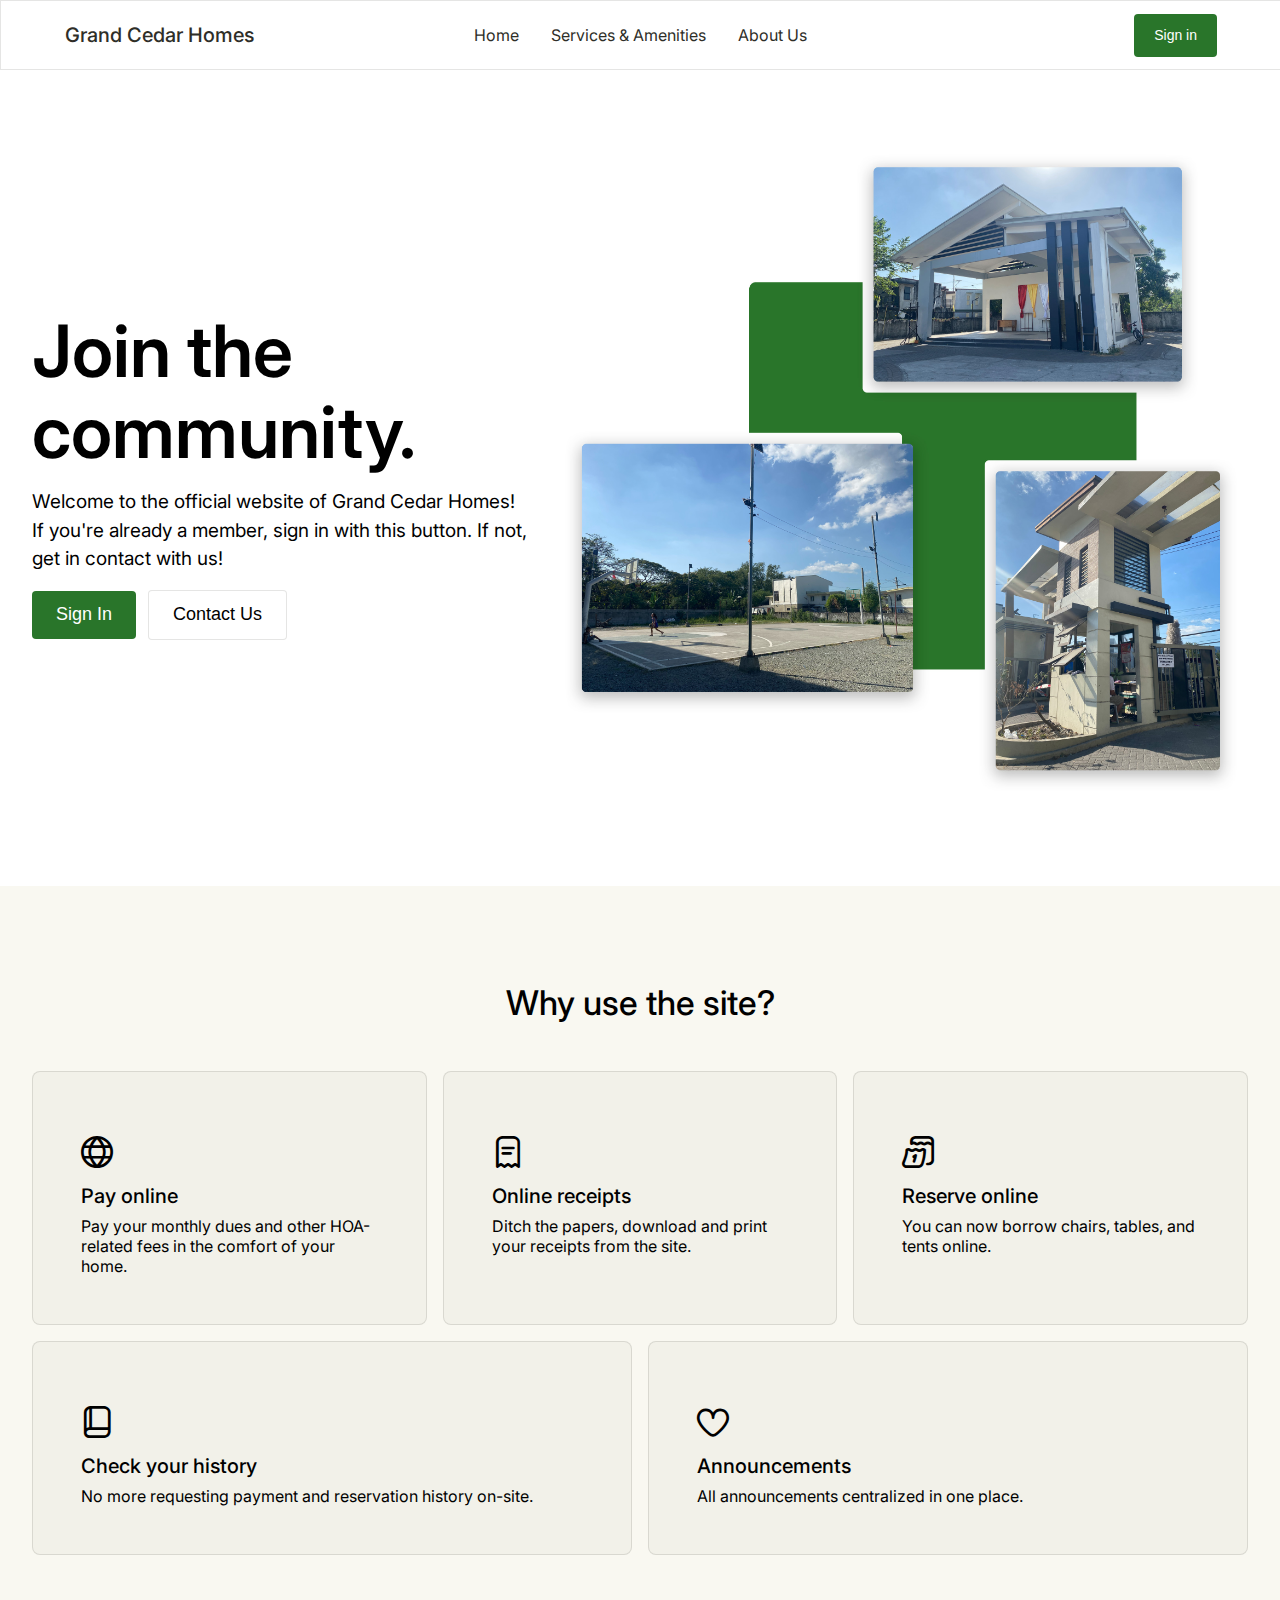
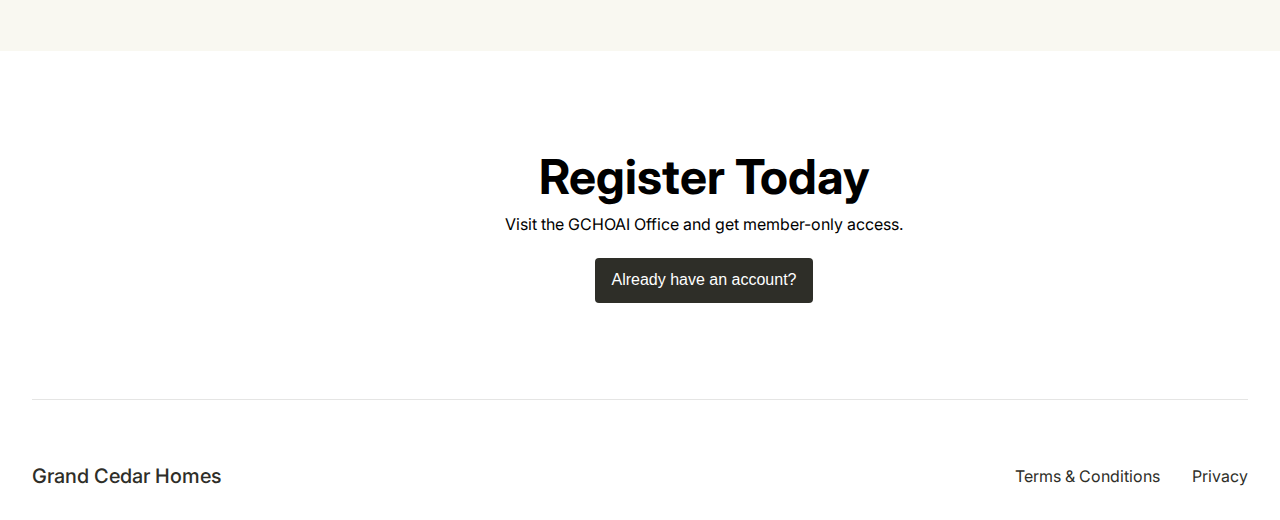
<file: index.html>
<!DOCTYPE html>



<html lang="en">

<head>

    <meta charset="UTF-8">
    <meta name="viewport" content="width=device-width, initial-scale=1.0">

    <title> Home | Grand Cedar Homes </title>
    
    <link rel="stylesheet" href="/css/style.css">
    <link rel="preconnect" href="https://fonts.googleapis.com">
    <link rel="preconnect" href="https://fonts.gstatic.com" crossorigin>
    <link href="https://fonts.googleapis.com/css2?family=Inter:slnt,wght@-10..0,100..900&display=swap" rel="stylesheet">
    <link href="/assets/webfonts/uicons-regular-rounded.css" rel="stylesheet">

</head>



<body>
    
    <nav class="full-page-width border-gray bg-light">
        <div class="nav-bar cntnr bg-light">
            <div class="nav-logo"> 
                <a class="clr-grn-dark fs-h6 fw-regular" href="index.html"> Grand Cedar Homes </a>     
            </div>
            
            <ul class="nav-links">
                <li> <a class="clr-grn-dark" href="/index.html"> Home </a> </li>
                <li> <a class="clr-grn-dark" href="/pages/services.html"> Services & Amenities </a> </li>
                <li> <a class="clr-grn-dark" href="/pages/about.html"> About Us </a> </li>
            </ul>
            
            <div class="nav-bttns">
                <a href="#">
                    <button class="primary-bttn bg-primary-light clr-light fs-body-2"> Sign in </button>
                </a>
            </div>
        </div>
    </nav>

    <section class="hero-section full-page-width">
        <div class="hero cntnr">
            <div class="hero-content">
                <div class="hero-header"> Join the community. </div>

                <div class="hero-subtext"> 
                    Welcome to the official website of Grand Cedar Homes! If you're already a member, sign in with this button.
                    If not, get in contact with us!
                </div>

                <div class="hero-bttns">
                    <a href="#"> <button class="primary-bttn"> Sign In </button> </a>
                    <a href="#"> <button class="secondary-bttn"> Contact Us </button> </a>
                </div>
            </div>   

            <img src="/assets/imgs/gctms-hero-img.jpg" alt="">
        </div>
    </section>

    <section class="benefits-section full-page-width bg-secondary">
        <div class="benefits cntnr">
            <div class="benefits-header fs-h4 fw-regular"> Why use the site? </div>
        
            <div class="benefit-bento-cntnr cntnr">
                <div class="benefit-bento"> 
                    <i class="fi fi-rr-globe"> </i>
                    <div class="bento-header"> Pay online </div>
                    <div class="bento-desc"> Pay your monthly dues and other HOA-related fees in the comfort of your home. </div>
                </div>

                <div class="benefit-bento">
                    <i class="fi-rr-receipt"> </i>
                    <div class="bento-header"> Online receipts </div>
                    <div class="bento-desc"> Ditch the papers, download and print your receipts from the site. </div>
                </div>

                <div class="benefit-bento">
                    <i class="fi-rr-daily-calendar"> </i>
                    <div class="bento-header"> Reserve online </div>
                    <div class="bento-desc"> You can now borrow chairs, tables, and tents online. </div>
                </div>

                <div class="benefit-bento">
                    <i class="fi-rr-book"> </i>
                    <div class="bento-header"> Check your history </div>
                    <div class="bento-desc"> No more requesting payment and reservation history on-site. </div>
                </div>

                <div class="benefit-bento">
                    <i class="fi-rr-heart"> </i>
                    <div class="bento-header"> Announcements </div>
                    <div class="bento-desc"> All announcements centralized in one place.  </div>
                </div>
            </div>
        </div>
    </section>
    
    <section class="register full-page-width">
        <div class="register-now cntnr">
            <div class="register-header fs-h3 fw-bold"> Register Today </div>

            <div class="register-subtext fs-body-1"> Visit the GCHOAI Office and get member-only access.  </div>

            <button class="register-bttn bg-dark clr-light"> Already have an account? </button>
        </div>

    </section>

    <footer class="full-page-width">
        <div class="footer-section cntnr clr-grn-dark">
            <div class="footer-logo fs-h6 fw-regular"> Grand Cedar Homes </div>

            <ul class="footer-links">
                <li> <a class="clr-grn-dark" href="#"> Terms & Conditions </a>  </li>
                <li> <a href="#" class="clr-grn-dark"> Privacy </a> </li>
            </ul>
        </div>
    </footer>

</body>



</html>
</file>
<file: css/style.css>
:root {

    /* COLOR VARIABLES  */
    --clr-accent-400: ;
    --clr-accent-100: ;

    --clr-primary: rgb(41, 117, 42);

    --clr-accent: rgb(54, 155, 56);

    --clr-secondary: rgb(249, 248, 241);

    --clr-neutral-100: rgb(255, 255, 255);
    --clr-neutral-900: rgb(23, 28, 38);

    --clr-neutral-800: rgb(46, 46, 40);

    --clr-gray: rgba(46, 46, 40, .125);

    --clr-dark-green: rgba(0, 58, 2, 79%);


    /* FONT VARIABLES  */
    --ff-primary: 'Inter', sans-serif;
    --ff-body: var(--ff-primary);
    --ff-heading: var(--ff-primary);



    /* FONT WEIGHT VARIABLES */
    --fw-100: 100;
    --fw-200: 200;
    --fw-300: 300;
    --fw-400: 400;
    --fw-regular: 500;
    --fw-600: 600;
    --fw-bold: 700;
    --fw-800: 800;
    --fw-900: 900;
    --fw-1000: 1000;



    /* FONT SIZE VARIABLES */
    --fs-h1: 96px;
    --fs-h2: 60px;
    --fs-h3: 48px;
    --fs-h4: 34px;
    --fs-h5: 24px;
    --fs-h6: 20px;
    --fs-sub-1: 16px;
    --fs-sub-2: 14px;
    --fs-body-1: 16px;
    --fs-body-2: 14px;
}

i {
    font-size: 32px;
}

/* UTILITY CLASSES */

/* COLOR CLASSES */

/* BACKGROUND COLOR CLASSES */
.bg-light { background-color: var(--clr-neutral-100) }

.bg-dark { background-color: var(--clr-neutral-800) }

.bg-primary-light {  background-color: var(--clr-primary) }

.bg-primary-dark { background-color: var(--clr-accent) }

.bg-secondary {  background-color: var(--clr-secondary) }

/* TEXT COLOR CLASSES */
.clr-light { color: var(--clr-neutral-100) }

.clr-dark { color: var(--clr-neutral-900) }

.clr-grn-dark { color: var(--clr-neutral-800) }

.clr-primary { color: var(--clr-primary); }



/* FONT UTILITY CLASSES */

/* FONT WEIGHT CLASSES */
.fw-100 { font-weight: var(--fw-100) }

.fw-200 { font-weight: var(--fw-200) }

.fw-300 { font-weight: var(--fw-300) }

.fw-400 { font-weight: var(--fw-400) }

.fw-regular { font-weight: var(--fw-regular) }

.fw-600 { font-weight: var(--fw-600) }

.fw-bold { font-weight: var(--fw-bold) }

.fw-800 { font-weight: var(--fw-800) }

.fw-900 { font-weight: var(--fw-900) }

.fw-1000 { font-weight: var(--fw-1000) }

/* FONT SIZE CLASSES */
.fs-h1 { font-size: var(--fs-h1) }

.fs-h2 { font-size: var(--fs-h2) }

.fs-h3 { font-size: var(--fs-h3) }

.fs-h4 { font-size: var(--fs-h4) }

.fs-h5 { font-size: var(--fs-h5) }

.fs-h6 { font-size: var(--fs-h6) }

.fs-sub-1 { font-size: var(--fs-sub-1) }

.fs-sub-2 { font-size: var(--fs-sub-2); }

.fs-body-1 { font-size: var(--fs-body-1); }

.fs-body-2 { font-size: var(--fs-body-2); }



/* SIZES */
.full-page-width { width: 100% ;}



/* CONTAINERS */
.cntnr {
    width: 100%;
    margin-left: auto;
    margin-right: auto;
    max-width: 76rem;
}



/* BUTTON UTILITY CLASSES */
.primary-bttn, .secondary-bttn {
    cursor: pointer;
    border-radius: 4px;
    padding: 13.5px 20px;
}

.primary-bttn {
    color: var(--clr-neutral-100);
    background-color: var(--clr-primary);
    border: none;
}

.secondary-bttn {
    background-color: white;
    border: 1px solid rgba(46, 46, 40, .125);
}



/* BORDERS */
.border-gray {
    border: 1px solid var(--clr-gray);
}


/* BASE */
body {
    font-family: 'Inter', sans-serif;
    margin: 0px;
}

a {
    text-decoration: none;
}



/* NAVBAR */
nav {
    position: fixed;
    top: 0;
}

.nav-bar {
    align-items: center;
    box-sizing: border-box;
    display: grid;
    grid-template-columns: .3fr .5fr .3fr;
    max-width: 128rem !important;
    padding: 8px 5%;
}

.nav-logo, .nav-bar ul, .nav-bttns { display: flex }

.nav-logo { justify-content: flex-start }

.nav-bar a { text-decoration: none }

.nav-links {
    gap: 32px;
    justify-content: center;
    list-style: none;
    padding: 0px;
}

.nav-bttns { justify-content: flex-end }

/* HERO SECTION */
.hero {
    align-items: center;
    display: flex;
    justify-content: center;
    margin-top: 128px;
    margin-bottom: 64px;
}

.hero-header {
    font-size: 72px;
    font-weight: var(--fw-600);
    line-height: 1.125;
    padding-bottom: 16px;
}

.hero-subtext {
    font-size: 19px;
    line-height: 1.5;
    padding-bottom: 16px;
}

.hero-bttns button {
    font-size: 18px;
    padding-left: 24px;
    padding-right: 24px;
    margin-right: 8px;
}

.hero img { max-width: 720px; }



/* BENEFITS SECTION */
.benefits, .benefit-bento-cntnr, .benefit-bento {
    display: flex;
}

.benefits {
    align-items: center;
    flex-direction: column;
    gap: 48px;
    padding: 96px 0px;
}

.benefit-bento-cntnr {
    flex-direction: row;
    flex-wrap: wrap;
    gap: 16px;
    height: fit-content;
}


.benefit-bento {
    background-color: rgb(242, 241, 233);
    border: 1px solid var(--clr-gray);
    border-radius: 8px;
    flex: 1 1 250px;
    flex-direction: column;
    gap: 8px;
    padding: 64px 48px 48px 48px;
}

.bento-header {
    font-size: var(--fs-h6);
    font-weight: var(--fw-regular);
}

.bento-desc {
    font-weight: var(--fw-400);
}



/* REGISTER NOW SECTION */
.register-now {
    align-items: center;
    display: flex;
    flex-direction: column;
    gap: 8px;
    justify-content: center;
    padding: 96px;
}

.register-subtext {
    padding-bottom: 16px;
}

.register-bttn {
    border: none;
    border-radius: 4px;
    font-size: var(--fs-body-1);
    padding: 13.5px 16px;
}



/* FOOTER */
.footer-section { 
    align-items: center;
    border-top: 1px solid var(--clr-gray);
    display: flex;
    justify-content: space-between;
    padding: 64px 0px 32px 0px;
}

.footer-links {
    display: flex;
    gap: 32px;
    justify-content: flex-end;
    list-style-type: none;
    margin: 0;
}
</file>
